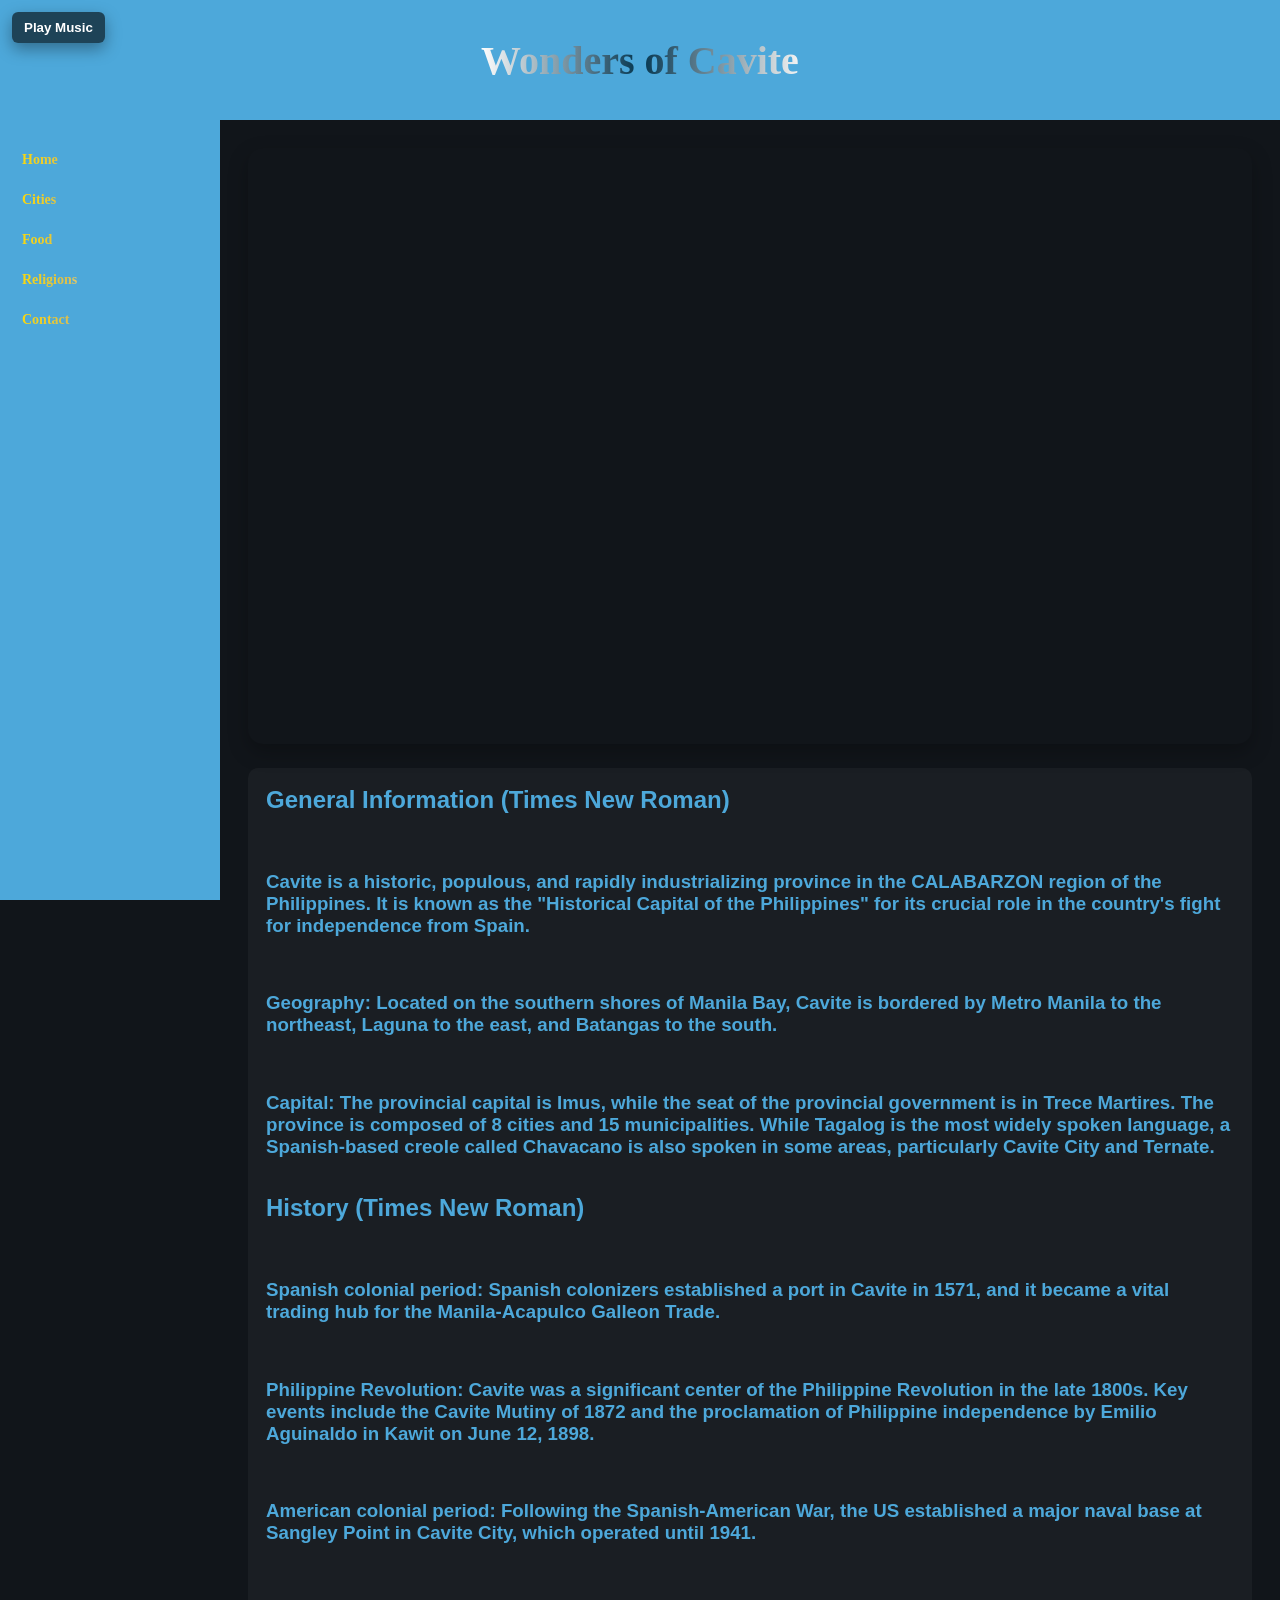
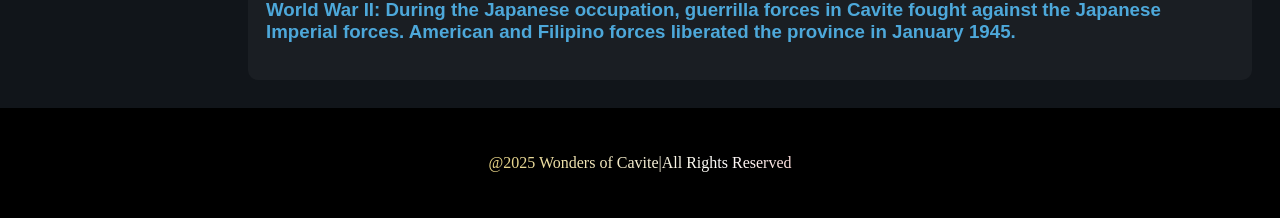
<file: index.html>
<!DOCTYPE html>
<html lang="en">
<head>
  <meta charset="utf-8">
  <meta name="viewport" content="width=device-width, initial-scale=1">
  <title>Wonders of Cavite</title>
  <link rel="stylesheet" href="styles.css">
</head>
<body>
  <header class="topbar">
    <div class="site-title"><h1>Wonders of Cavite</h1></div>
    <audio id="bgMusic" loop preload="auto">
      <source src="batchbug-sweet-dreams(chosic.com).mp3" type="audio/mpeg">
      Your browser does not support the audio element.
    </audio>
    <button id="musicToggle">Play Music</button>
    <script src="script.js"></script>
  </header>
  <aside class="sidebar" aria-label="Main navigation">
    <nav aria-label="Primary">
    <div class="active">
      <ul>
        <li><a href="Wonders-of-Cavite.html">Home</a></li>
        <li><a href="Cavite-Page-Two.html">Cities</a></li>
        <li><a href="Cavite-Page-Three.html">Food</a></li>
        <li><a href="Cavite-Page-Four.html">Religions</a></li>
        <li><a href="Cavite-Page-Five.html">Contact</a></li>
      </ul>
    </div>
    </nav>
  </aside>
  <main class="content">
    <section id="home" class="video-wrap" aria-label="Featured video">
      <iframe src="https://www.youtube.com/embed/ol_76rcb9wA" allowfullscreen title="Wonders of Cavite"></iframe>
    </section>
    <section class="info" id="overview">
      <h2>General Information (Times New Roman)</h2>
      <br>
      <h3>Cavite is a historic, populous, and rapidly industrializing province in the CALABARZON region of the Philippines. It is known as the "Historical Capital of the Philippines" for its crucial role in the country's fight for independence from Spain.</h3>
      <br>
      <h3><strong>Geography:</strong> Located on the southern shores of Manila Bay, Cavite is bordered by Metro Manila to the northeast, Laguna to the east, and Batangas to the south.</h3>
      <br>
      <h3><strong>Capital:</strong> The provincial capital is Imus, while the seat of the provincial government is in Trece Martires. The province is composed of 8 cities and 15 municipalities. While Tagalog is the most widely spoken language, a Spanish-based creole called Chavacano is also spoken in some areas, particularly Cavite City and Ternate.</h3>
      <br>
      <h2>History (Times New Roman)</h2>
      <br>
      <h3><strong>Spanish colonial period:</strong> Spanish colonizers established a port in Cavite in 1571, and it became a vital trading hub for the Manila-Acapulco Galleon Trade.</h3>
      <br>
      <h3><strong>Philippine Revolution:</strong> Cavite was a significant center of the Philippine Revolution in the late 1800s. Key events include the Cavite Mutiny of 1872 and the proclamation of Philippine independence by Emilio Aguinaldo in Kawit on June 12, 1898.</h3>
      <br>
      <h3><strong>American colonial period:</strong> Following the Spanish-American War, the US established a major naval base at Sangley Point in Cavite City, which operated until 1941.</h3>
      <br>
      <h3><strong>World War II:</strong> During the Japanese occupation, guerrilla forces in Cavite fought against the Japanese Imperial forces. American and Filipino forces liberated the province in January 1945.</h3>
    </section>
  </main>
  <footer class="footer-section">
    <blockquote class="footer-quote">
      <p>@2025 Wonders of Cavite|All Rights Reserved</p>
    </blockquote>
  </footer>
</body>
</html>
</file>
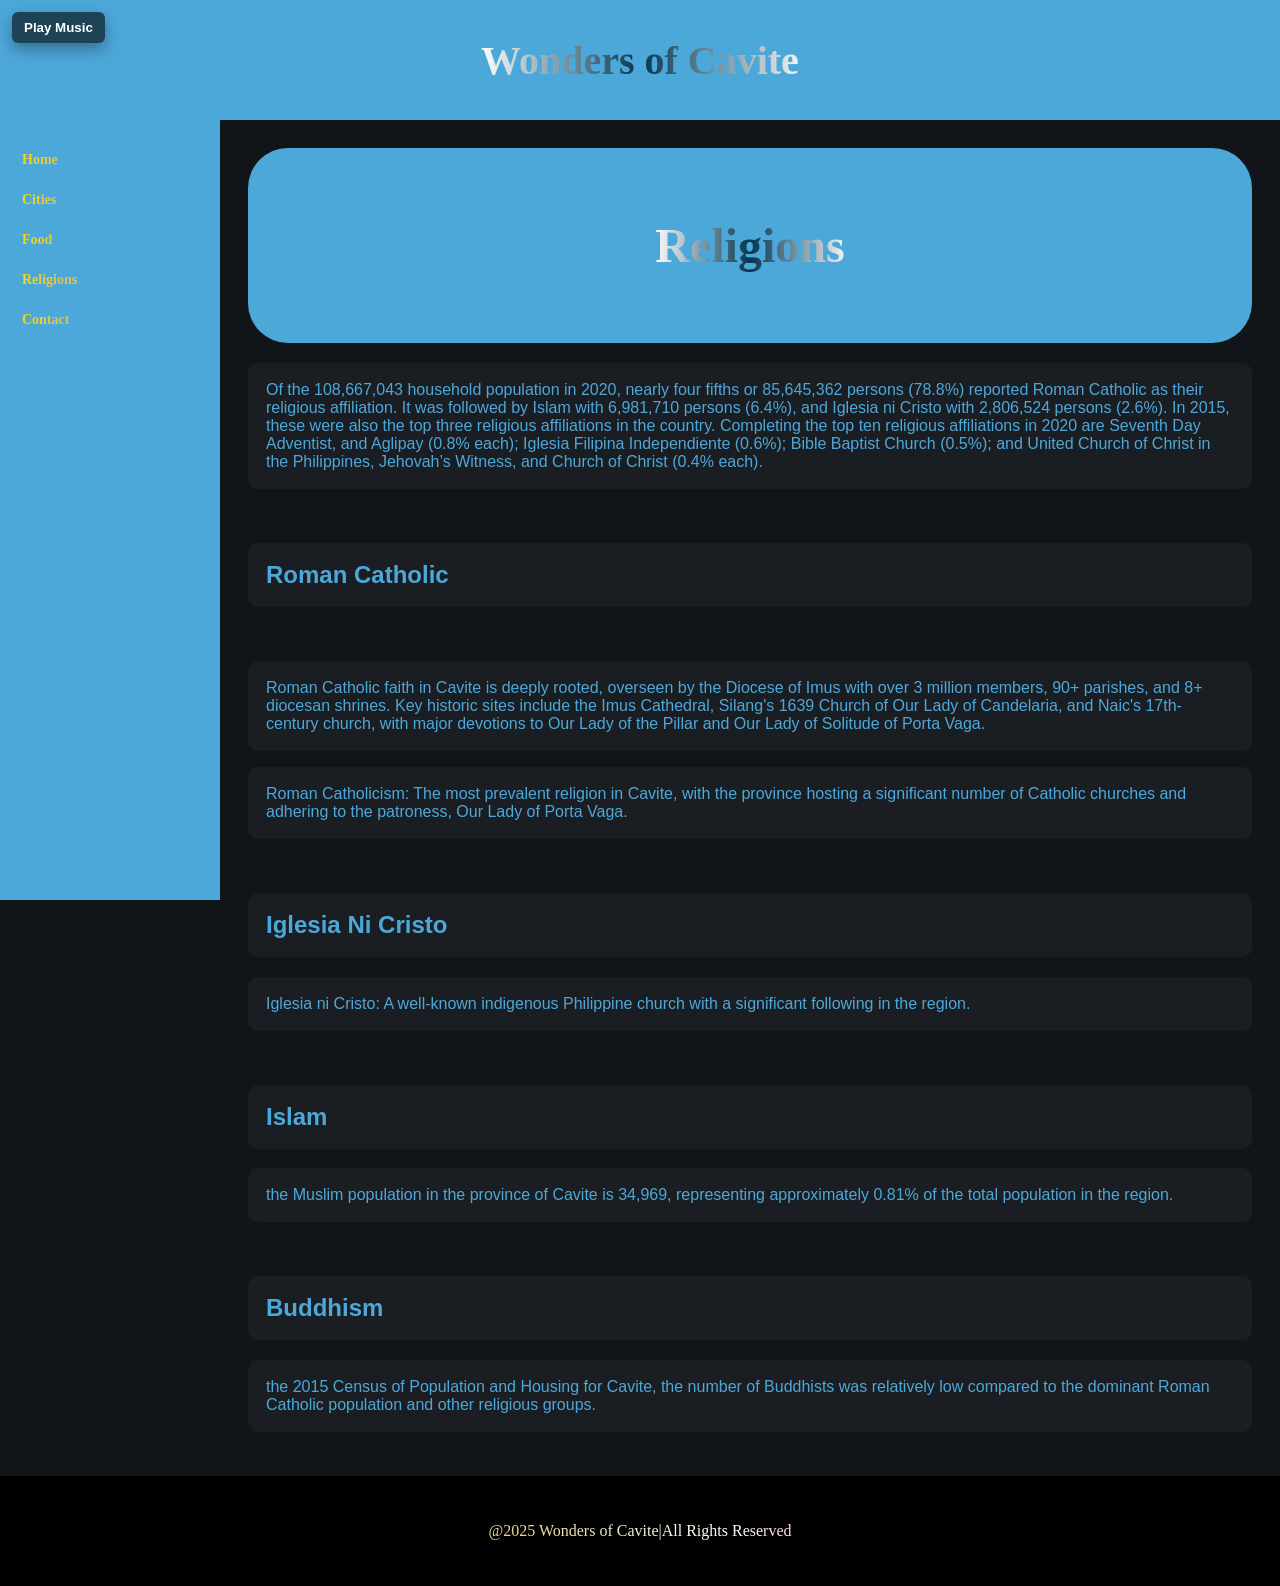
<file: Cavite-Page-Four.html>
<!DOCTYPE html>
<html lang="en">
<head>
  <meta charset="utf-8">
  <meta name="viewport" content="width=device-width, initial-scale=1">
  <title>Cities - Wonders of Cavite</title>
  <link rel="stylesheet" href="styles.css">
</head>
<body>
  <header class="topbar">
    <div class="site-title"><h1>Wonders of Cavite</h1></div>
    <audio id="bgMusic" loop preload="auto">
      <source src="batchbug-sweet-dreams(chosic.com).mp3" type="audio/mpeg">
      Your browser does not support the audio element.
    </audio>
    <button id="musicToggle">Play Music</button>
    <script src="script.js"></script>
  </header>
  <aside class="sidebar" aria-label="Main navigation">
    <nav aria-label="Primary">
      <ul>
        <li><a href="index.html">Home</a></li>
        <li><a href="Cavite-Page-Two.html">Cities</a></li>
        <li><a href="Cavite-Page-Three.html">Food</a></li>
        <li><a href="Cavite-Page-Four.html">Religions</a></li>
        <li><a href="Cavite-Page-Five.html">Contact</a></li>
      </ul>
    </nav>
  </aside>
   <main class="content">
    <section class="religions-hero">
      <h1 id="religions">Religions</h1>
    </section>
    <section class="religions-grid">
      <article>
        <p class="religions-definition">Of the 108,667,043 household population in 2020, nearly four fifths or 85,645,362 persons (78.8%) 
        reported Roman Catholic as their religious affiliation. It was followed by Islam with 6,981,710 persons (6.4%), 
        and Iglesia ni Cristo with 2,806,524 persons (2.6%). In 2015, these were also the top three religious 
        affiliations in the country. Completing the top ten religious affiliations in 2020 are Seventh Day Adventist, and Aglipay 
        (0.8% each); Iglesia Filipina Independiente (0.6%); Bible Baptist Church (0.5%); and United Church of Christ in the 
        Philippines, Jehovah’s Witness, and Church of Christ (0.4% each).</p>
        <br>
        <h2 class="religions-definition">Roman Catholic</h2>
        <br>
        <p class="religions-definition">Roman Catholic faith in Cavite is deeply rooted, overseen by the Diocese of Imus with over 3 million members,
         90+ parishes, and 8+ diocesan shrines. Key historic sites include the Imus Cathedral, Silang's 
         1639 Church of Our Lady of Candelaria, and Naic's 17th-century church, with major devotions to Our Lady of the Pillar 
         and Our Lady of Solitude of Porta Vaga.</p>

         <p class="religions-definition">Roman Catholicism: The most prevalent religion in Cavite, with the province hosting
          a significant number of Catholic churches and adhering to the patroness, Our Lady of Porta Vaga. </p>
        <br>
        <h2 class="religions-definition">Iglesia Ni Cristo</h2>
        <p class="religions-definition">Iglesia ni Cristo: A well-known indigenous Philippine church with a significant following in the region.</p>
        <br>
        <h2 class="religions-definition">Islam</h2>
        <p class="religions-definition">the Muslim population in the province of Cavite is 34,969, 
        representing approximately 0.81% of the total population in the region.</p>
        <br>
        <h2 class="religions-definition">Buddhism</h2>
        <p class="religions-definition"> the 2015 Census of Population and Housing for Cavite, the number of Buddhists 
        was relatively low compared to the dominant Roman Catholic population and other religious groups. </p>
    </section>
  </main>
  <footer class="footer-section">
    <blockquote class="footer-quote">
      <p>@2025 Wonders of Cavite|All Rights Reserved</p>
    </blockquote>
  </footer>
</body>
</html>
</file>
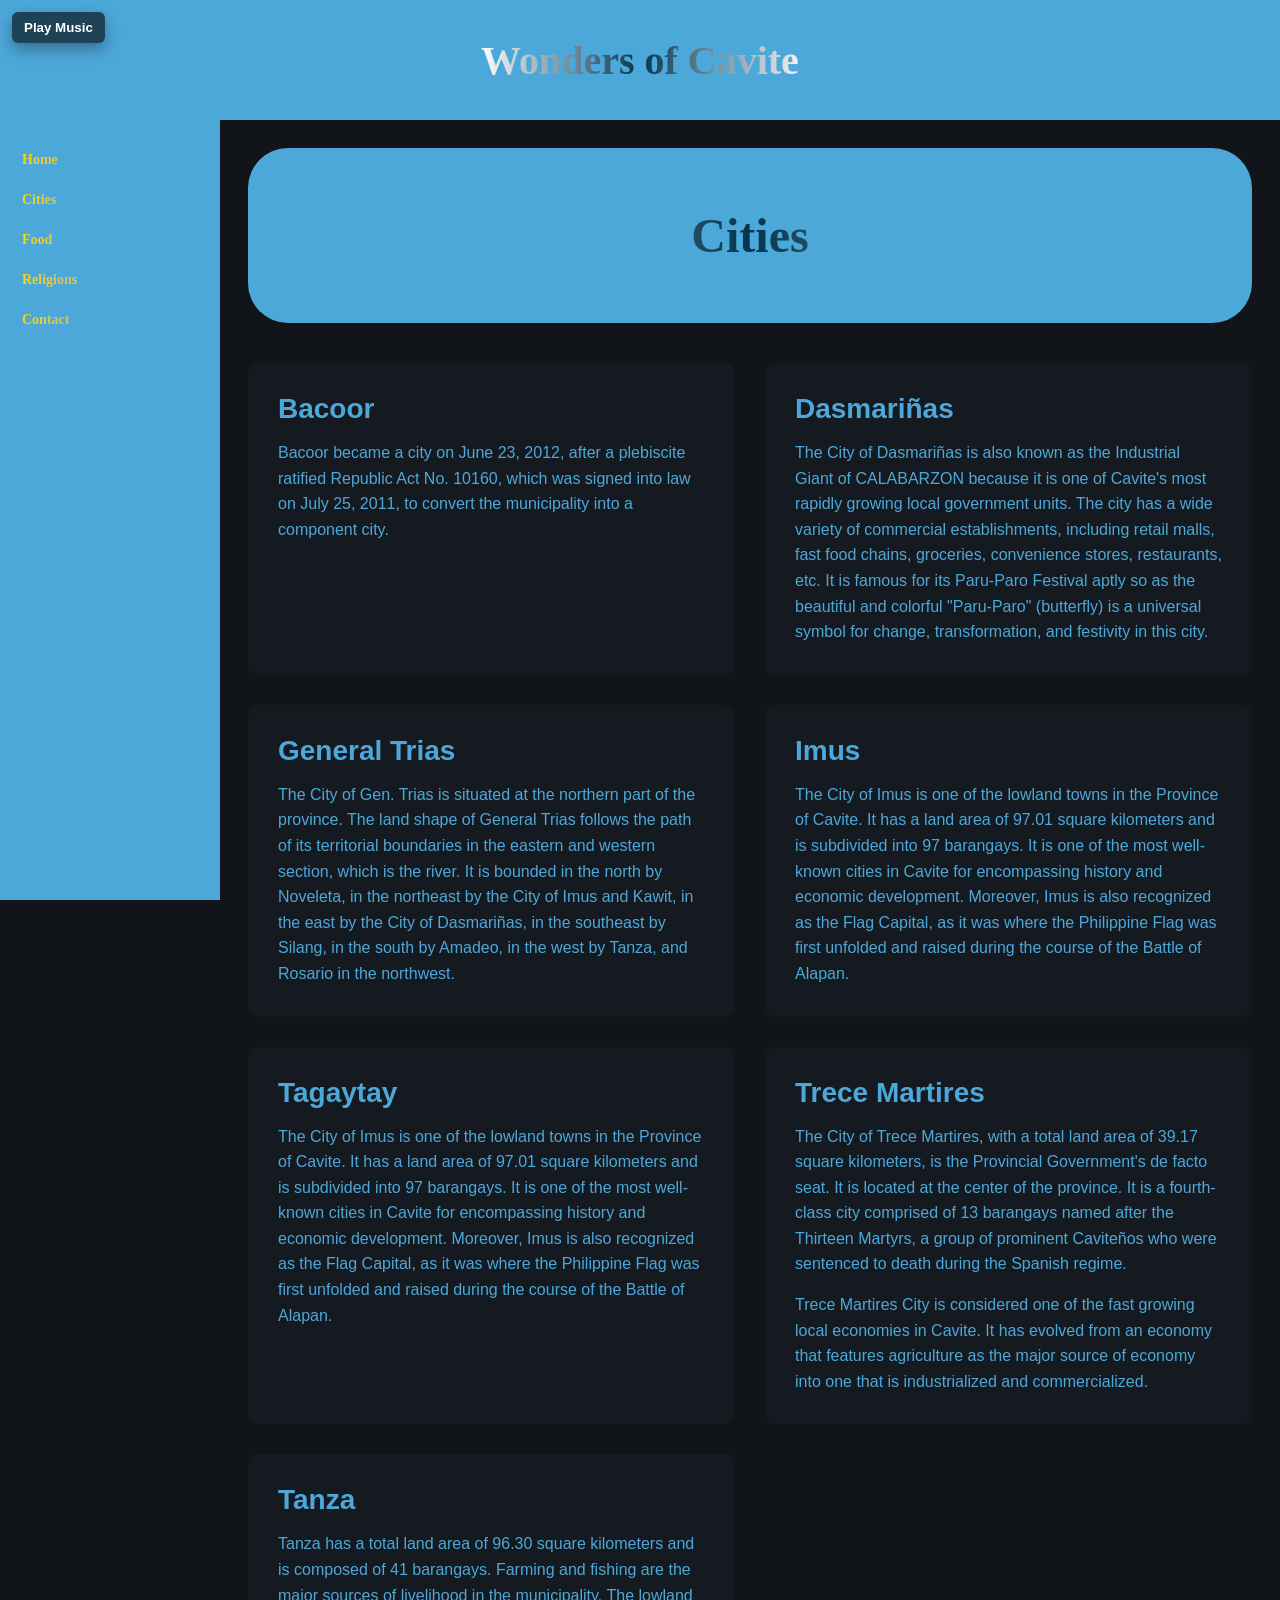
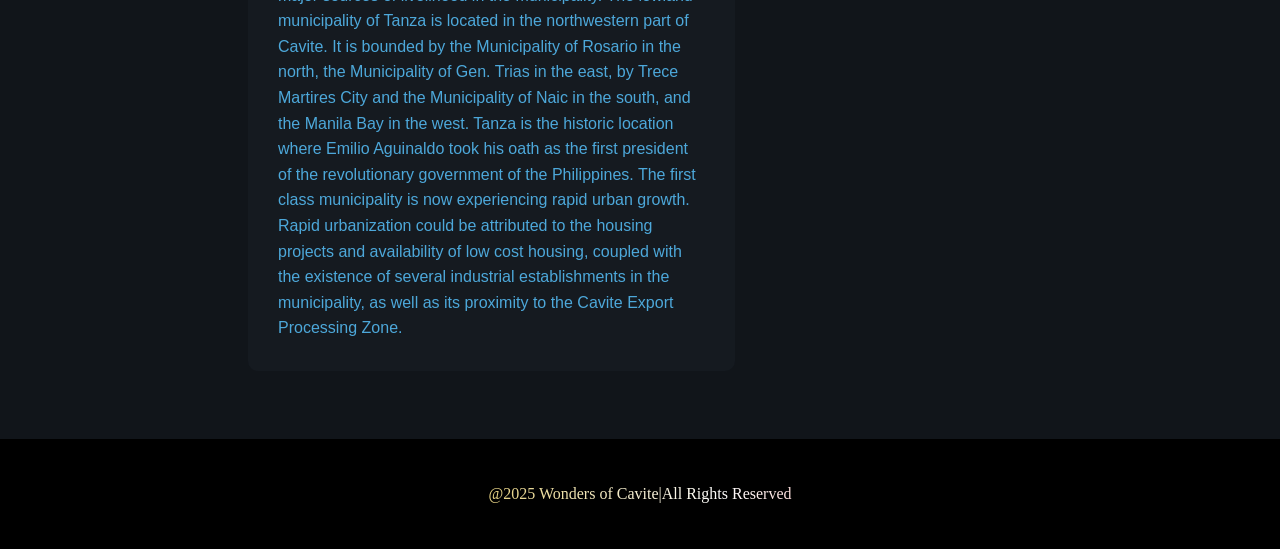
<file: Cavite-Page-Two.html>
<!DOCTYPE html>
<html lang="en">
<head>
  <meta charset="utf-8">
  <meta name="viewport" content="width=device-width, initial-scale=1">
  <title>Cities - Wonders of Cavite</title>
  <link rel="stylesheet" href="styles.css">
</head>
<body>
  <header class="topbar">
    <div class="site-title"><h1>Wonders of Cavite</h1></div>
    <audio id="bgMusic" loop preload="auto">
      <source src="batchbug-sweet-dreams(chosic.com).mp3" type="audio/mpeg">
      Your browser does not support the audio element.
    </audio>
    <button id="musicToggle">Play Music</button>
    <script src="script.js"></script>
  </header>
  <aside class="sidebar" aria-label="Main navigation">
    <nav aria-label="Primary">
      <ul>
        <li><a href="index.html">Home</a></li>
        <li><a href="Cavite-Page-Two.html">Cities</a></li>
        <li><a href="Cavite-Page-Three.html">Food</a></li>
        <li><a href="Cavite-Page-Four.html">Religions</a></li>
        <li><a href="Cavite-Page-Five.html">Contact</a></li>
      </ul>
    </nav>
  </aside>
  <main class="content">
    <section class="cities-hero">
      <h1 class="cities-title">Cities</h1>
    </section>
    <section class="cities-grid">
      <article class="city-card">
        <h2>Bacoor</h2>
        <p>Bacoor became a city on June 23, 2012, after a plebiscite ratified Republic Act No. 10160, which was signed into law on July 25, 2011, to convert the municipality into a component city.</p>
      </article>
      
      <article class="city-card">
        <h2>Dasmariñas</h2>
        <p>The City of Dasmariñas is also known as the Industrial Giant of CALABARZON because it is one of Cavite's most rapidly growing local government units. The city has a wide variety of commercial establishments, including retail malls, fast food chains, groceries, convenience stores, restaurants, etc. It is famous for its Paru-Paro Festival aptly so as the beautiful and colorful "Paru-Paro" (butterfly) is a universal symbol for change, transformation, and festivity in this city.</p>
      </article>
      
      <article class="city-card">
        <h2>General Trias</h2>
        <p>The City of Gen. Trias is situated at the northern part of the province. The land shape of General Trias follows the path of its territorial boundaries in the eastern and western section, which is the river. It is bounded in the north by Noveleta, in the northeast by the City of Imus and Kawit, in the east by the City of Dasmariñas, in the southeast by Silang, in the south by Amadeo, in the west by Tanza, and Rosario in the northwest.</p>
      </article>
      
      <article class="city-card">
        <h2>Imus</h2>
        <p>The City of Imus is one of the lowland towns in the Province of Cavite. It has a land area of 97.01 square kilometers and is subdivided into 97 barangays. It is one of the most well-known cities in Cavite for encompassing history and economic development. Moreover, Imus is also recognized as the Flag Capital, as it was where the Philippine Flag was first unfolded and raised during the course of the Battle of Alapan.</p>
      </article>
      
      <article class="city-card">
        <h2>Tagaytay</h2>
        <p>The City of Imus is one of the lowland towns in the Province of Cavite. It has a land area of 97.01 square kilometers and is subdivided into 97 barangays. It is one of the most well-known cities in Cavite for encompassing history and economic development. Moreover, Imus is also recognized as the Flag Capital, as it was where the Philippine Flag was first unfolded and raised during the course of the Battle of Alapan.</p>
      </article>
      
      <article class="city-card">
        <h2>Trece Martires</h2>
        <p>The City of Trece Martires, with a total land area of 39.17 square kilometers, is the Provincial Government's de facto seat. It is located at the center of the province. It is a fourth-class city comprised of 13 barangays named after the Thirteen Martyrs, a group of prominent Caviteños who were sentenced to death during the Spanish regime.</p>
        <p>Trece Martires City is considered one of the fast growing local economies in Cavite. It has evolved from an economy that features agriculture as the major source of economy into one that is industrialized and commercialized.</p>
      </article>
      
      <article class="city-card">
        <h2>Tanza</h2>
        <p>Tanza has a total land area of 96.30 square kilometers and is composed of 41 barangays. Farming and fishing are the major sources of livelihood in the municipality. The lowland municipality of Tanza is located in the northwestern part of Cavite. It is bounded by the Municipality of Rosario in the north, the Municipality of Gen. Trias in the east, by Trece Martires City and the Municipality of Naic in the south, and the Manila Bay in the west. Tanza is the historic location where Emilio Aguinaldo took his oath as the first president of the revolutionary government of the Philippines. The first class municipality is now experiencing rapid urban growth. Rapid urbanization could be attributed to the housing projects and availability of low cost housing, coupled with the existence of several industrial establishments in the municipality, as well as its proximity to the Cavite Export Processing Zone.</p>
      </article>
    </section>
  </main>
  <footer class="footer-section">
    <blockquote class="footer-quote">
      <p>@2025 Wonders of Cavite|All Rights Reserved</p>
    </blockquote>
  </footer>
</body>
</html>
</file>
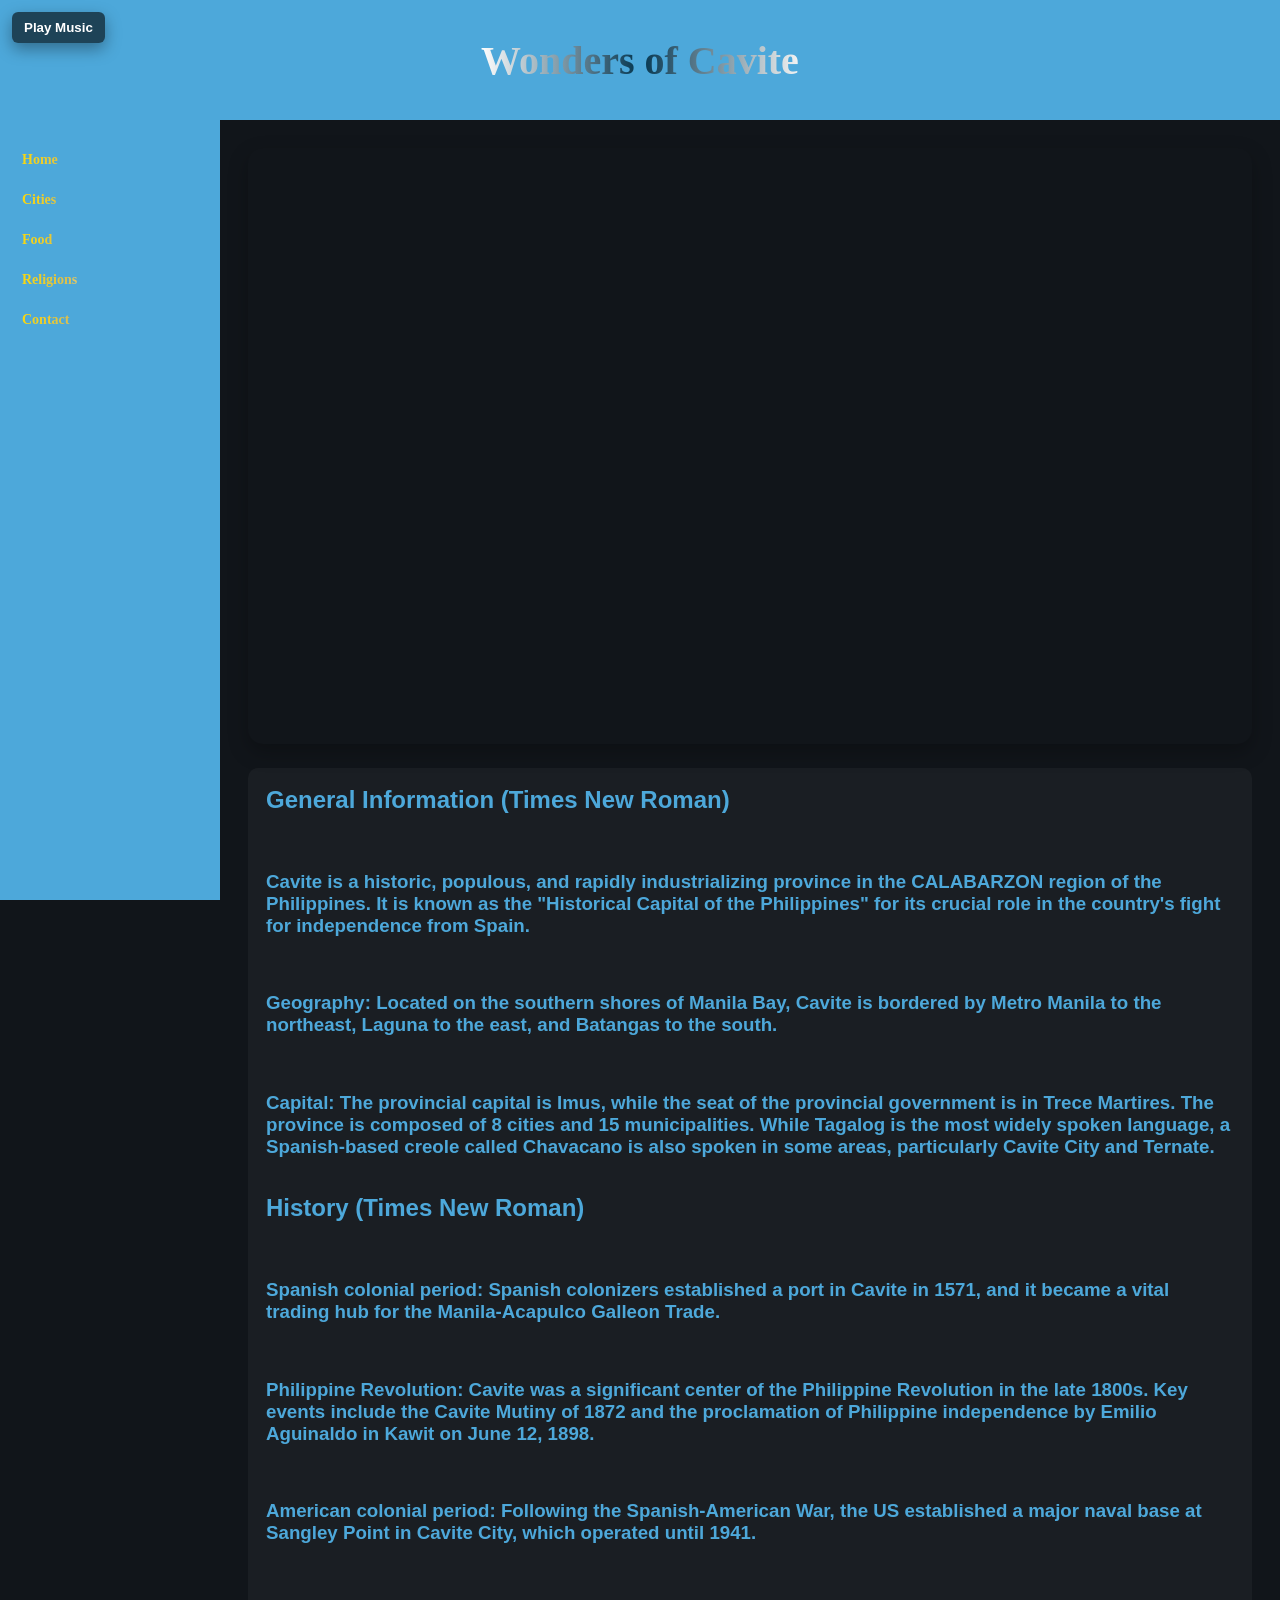
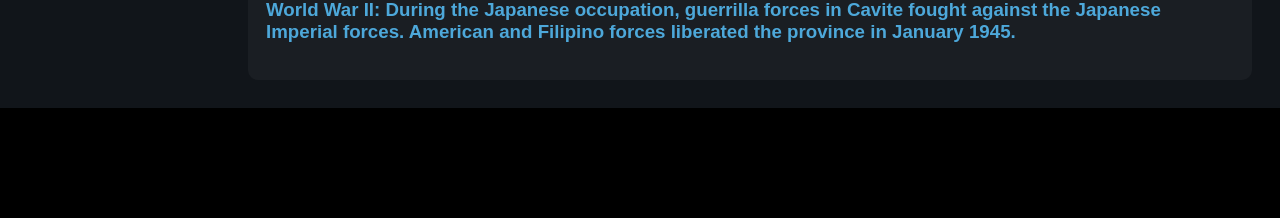
<file: Wonders-of-Cavite.html>
<!DOCTYPE html>
<html lang="en">
<head>
  <meta charset="utf-8">
  <meta name="viewport" content="width=device-width, initial-scale=1">
  <title>Wonders of Cavite</title>
  <link rel="stylesheet" href="styles.css">
</head>
<body>
  <header class="topbar">
    <div class="site-title"><h1>Wonders of Cavite</h1></div>
    <audio id="bgMusic" loop preload="auto">
      <source src="batchbug-sweet-dreams(chosic.com).mp3" type="audio/mpeg">
      Your browser does not support the audio element.
    </audio>
    <button id="musicToggle">Play Music</button>
    <script src="script.js"></script>
  </header>
  <aside class="sidebar" aria-label="Main navigation">
    <nav aria-label="Primary">
      <ul>
        <li><a href="index.html">Home</a></li>
        <li><a href="Cavite-Page-Two.html">Cities</a></li>
        <li><a href="#food">Food</a></li>
        <li><a href="#religions">Religions</a></li>
        <li><a href="#contact">Contact</a></li>
      </ul>
    </nav>
  </aside>
  <main class="content">
    <section id="home" class="video-wrap" aria-label="Featured video">
      <iframe src="https://www.youtube.com/embed/ol_76rcb9wA" allowfullscreen title="Wonders of Cavite"></iframe>
    </section>
    <section class="info" id="overview">
      <h2>General Information (Times New Roman)</h2>
      <br>
      <h3>Cavite is a historic, populous, and rapidly industrializing province in the CALABARZON region of the Philippines. It is known as the "Historical Capital of the Philippines" for its crucial role in the country's fight for independence from Spain.</h3>
      <br>
      <h3><strong>Geography:</strong> Located on the southern shores of Manila Bay, Cavite is bordered by Metro Manila to the northeast, Laguna to the east, and Batangas to the south.</h3>
      <br>
      <h3><strong>Capital:</strong> The provincial capital is Imus, while the seat of the provincial government is in Trece Martires. The province is composed of 8 cities and 15 municipalities. While Tagalog is the most widely spoken language, a Spanish-based creole called Chavacano is also spoken in some areas, particularly Cavite City and Ternate.</h3>
      <br>
      <h2>History (Times New Roman)</h2>
      <br>
      <h3><strong>Spanish colonial period:</strong> Spanish colonizers established a port in Cavite in 1571, and it became a vital trading hub for the Manila-Acapulco Galleon Trade.</h3>
      <br>
      <h3><strong>Philippine Revolution:</strong> Cavite was a significant center of the Philippine Revolution in the late 1800s. Key events include the Cavite Mutiny of 1872 and the proclamation of Philippine independence by Emilio Aguinaldo in Kawit on June 12, 1898.</h3>
      <br>
      <h3><strong>American colonial period:</strong> Following the Spanish-American War, the US established a major naval base at Sangley Point in Cavite City, which operated until 1941.</h3>
      <br>
      <h3><strong>World War II:</strong> During the Japanese occupation, guerrilla forces in Cavite fought against the Japanese Imperial forces. American and Filipino forces liberated the province in January 1945.</h3>
    </section>
  </main>
  <footer class="footer-section">
    <blockquote>
      <p>@2025 Wonders of Cavite|All Rights Reserved</p>
    </blockquote>
  </footer>
</body>
</html>
</file>
<file: styles.css>
:root { 
    --sidebar-width: 220px; 
    --accent: #4DA8DA; 
    --bg: #11151a; 
    --header-h: 120px; 
  }
  
  html, body { 
    height: 100%; 
    margin: 0; 
    font-family: Arial, sans-serif; 
    background: var(--bg); 
    color: #111; 
  }
  
  .topbar { 
    position: fixed; 
    top: 0; 
    left: 0; 
    right: 0; 
    height: var(--header-h); 
    background: #4DA8DA; 
    color: #11151a; 
    display: flex; 
    align-items: center; 
    justify-content: center;
    padding: 0 16px; 
    box-sizing: border-box; 
    z-index: 40; 
  }
  
  .topbar .logo { 
    font-weight: 700; 
    font-size: 18px; 
    margin-right: 12px; 
  }
  
  .topbar .site-title { 
    font-size: 16px; 
  }
  
  .topbar .site-title h1 {
    margin: 0;
    color: #11151a;
    font-family: Copperplate, Papyrus, fantasy;
    -webkit-font-smoothing: antialiased;
    -moz-osx-font-smoothing: grayscale;
    text-rendering: optimizeLegibility;
    font-size: 40px;
  }
   .sidebar nav ul {
    display: flex;
    flex-direction: row; 
    gap: 8px;
    margin: 0;
    padding: 0;
  }
  

  .sidebar { 
    font-weight: bold; 
    position: fixed; 
    top: var(--header-h); 
    left: 0; 
    width: var(--sidebar-width); 
    height: calc(100vh - var(--header-h)); 
    background: var(--accent); 
    color: #11151a; 
    display: flex; 
    flex-direction: column; 
    gap: 12px; 
    padding: 18px 12px; 
    box-sizing: border-box; 
    z-index: 30; 
    overflow-y: auto; 
  }
  
  .sidebar h1 { 
    font-size: 16px; 
    margin: 0 0 6px 0; 
  }
  
  .sidebar nav ul {
    list-style: none; 
    padding: 0; 
    margin: 6px 0 0 0; 
    display: flex; 
    flex-direction: column; 
    gap:8px; 
  }
  
  .sidebar nav a { 
    display: block; 
    color: #11151a; 
    text-decoration: none; 
    padding: 8px 10px; 
    border-radius: 6px; 
    font-size: 14px;
    background: linear-gradient(to left, #0004ff,#0475ff,#db3366, #ff0000 ,#e65e52, #ffffff,#dbbf4f, #ffdd00);
    background-size: 200%;
    background-clip: text;
    -webkit-background-clip: text;
    -webkit-text-fill-color: transparent;
    animation: animate-gradient 2.5s linear infinite;
    font-family: Copperplate, Papyrus, fantasy;
    padding: 8px 10px;        /* keep links tappable */
    white-space: nowrap;
  }
  
  .sidebar nav a:hover, .sidebar nav a:focus { 
    background: rgba(255,255,255,0.12); 
    outline: none;
    color: #11151a;
    -webkit-text-fill-color: #11151a; /* for WebKit browsers only applicable */
    transition: background 160ms ease, color 160ms ease;
  }
  
  .content {
    margin-left: var(--sidebar-width); 
    margin-top: var(--header-h); 
    padding: 28px; 
    box-sizing: border-box; 
    min-height: calc(100vh - var(--header-h)); 
  }
  
  .video-wrap { 
    width: 100%; 
    display: block; 
    margin-bottom: 24px; 
  }
  
  .video-wrap iframe {
    width: 100%;
    height: calc( (100vw - var(--sidebar-width)) * 0.5625 ); /* 16:9 responsive */
    max-height: 650px;
    border: 0;
    display: block;
    border-radius: 15px;
    box-shadow: 0 8px 20px rgba(0,0,0,0.25);
  }
  
  .info { 
    max-width: 100%; 
    background: rgba(255,255,255,0.04); 
    padding: 18px; 
    border-radius: 10px; 
    color: #4DA8DA; 
  }
  
  .info h2 { 
    margin-top: 0; 
    color: #4DA8DA; 
  }
  
  .info p { 
    color: #4DA8DA; 
    line-height: 1.6; 
  }
  
  .footer-section {
    text-align: center;
    background-color: #000000;
    padding: 30px;
    justify-content: center;
    font: #ffffff;
  }
  
  .footer-section blockquote {
    color: #000000;
  }
  
  .footer-quote {
    font-family: Copperplate, Papyrus, fantasy;
    background: linear-gradient(to left, #0004ff,#0475ff,#db3366, #ff0000 ,#e65e52, #ffffff,#dbbf4f, #ffdd00);
    background-size: 200%;
    background-clip: text;
    -webkit-background-clip: text;
    -webkit-text-fill-color: transparent;
    animation: animate-gradient 4s linear infinite;
  }
  @media (max-width: 900px) {
    .video-wrap iframe { 
      height: 56.25vw; 
    }
  }
  
  @media (max-width: 720px) {
    :root { 
      --sidebar-width: 100%; 
    }
    
    .content { 
      margin-left: 0; 
      margin-top: calc(var(--header-h) + 12px); 
      padding: 16px; 
    }
    
    .video-wrap iframe { 
      height: 56.25vw; 
      max-height: 420px; 
    }
    
    .sidebar { 
      position: relative; 
      top: 0; 
      width: 100%; 
      height: auto; 
      flex-direction: row; 
      align-items: center; 
      gap: 10px; 
      padding: 10px; 
    }
    
    .sidebar nav ul { 
      flex-direction: row; 
      gap: 8px; 
      margin: 0; 
    }
  }
  
.cities-hero {
    background: #4DA8DA;
    padding: 60px 20px;
    text-align: center;
    margin-bottom: 40px;
    border-bottom-left-radius: 40px;
    border-bottom-right-radius: 40px;
    border-top-right-radius: 40px;
    border-top-left-radius: 40px;
  }
  
  .cities-hero h1 {
    margin: 0;
    font-size: 48px;
    color: #0c13c6a3;
    font-weight: bold;
  }

  .cities-title {
    background: linear-gradient(to left, #ffffff,#03354f,#f3f3f3 ,#03354f,#ffffff);
    background-size: 200%;
    background-clip: text;
    -webkit-background-clip: text;
    -webkit-text-fill-color: transparent;
    animation: animate-gradient 2.5s linear infinite;
    font-family: Copperplate, Papyrus, fantasy;      
  }
  
  .cities-grid {
    display: grid;
    grid-template-columns: 1fr 1fr;
    gap: 30px;
    margin-bottom: 40px;
  }
  
  .city-card {
    background: #151a20;
    padding: 30px;
    border-radius: 10px;
    color: #4DA8DA;
  }
  
  .city-card h2 {
    margin-top: 0;
    margin-bottom: 15px;
    font-size: 28px;
    color: #4DA8DA;
  }
  
  .city-card p {
    line-height: 1.6;
    margin: 0 0 15px 0;
    color: #4DA8DA;  
  }
  
  .city-card p:last-child {
    margin-bottom: 0;
  }
  

  @media (max-width: 720px) {
    .cities-hero h1 {
      font-size: 36px;
    }
    
  .cities-grid {
    grid-template-columns: 1fr;
    gap: 20px;
   }
  }

  .foods-hero {
  background: #4DA8DA;
  text-align: center;
  height: 195px;
  display: flex;
  align-items: center;
  justify-content: center;
  margin-bottom: 20px;
  border-bottom-left-radius: 40px;
  border-bottom-right-radius: 40px;
  border-top-right-radius: 40px;
  border-top-left-radius: 40px;
}

#food {
 background: linear-gradient(to left, #ffffff,#03354f,#f3f3f3 ,#03354f,#ffffff);
 background-size: 200%;
 background-clip: text;
 -webkit-background-clip: text;
 -webkit-text-fill-color: transparent;
 animation: animate-gradient 2.5s linear infinite;
 font-family: Copperplate, Papyrus, fantasy;
 font-weight: bold;
 font-size: 48px;     
}

.food-gallery {
  display: flex;
  justify-content: center;
}

.food-gallery table {
  width: 85%;
  border-collapse: collapse;
  border: 2px solid #4DA8DA;
}

.food-gallery table td {
  border: 2px solid #4DA8DA;
  vertical-align: top;
  padding: 0;
}

.food-gallery table td:first-child {
  width: 350px;
  min-width: 350px;
}

.food-gallery table td img {
  display: block;
  width: 350px;
  height: 220px;
  object-fit: cover;
}

.detail {
  padding: 20px 25px;
  vertical-align: top;
}

.detail h3 {
  color: #4DA8DA;
  font-size: 22px;
  font-weight: bold;
  margin: 0 0 12px 0;
  padding-bottom: 10px;
  border-bottom: 2px solid #4DA8DA;
}

.detail p {
  color: #8ab4cc;
  font-size: 14px;
  line-height: 1.6;
  margin: 12px 0 0 0;
}



@media (max-width: 720px) {
  .food-gallery table,
  .food-gallery table tbody,
  .food-gallery table tr,
  .food-gallery table td {
    display: block;
    width: 100%;
  }

  .food-gallery table td:first-child {
    width: 100%;
    min-width: unset;
  }

  .food-gallery table td img {
    width: 100%;
    height: 220px;
    object-fit: cover;    
  }

  .detail {
    padding: 16px;
  }

  .detail h3 {
    font-size: 20px;
  }

  .detail p {
    font-size: 14px;
  }

}

#musicToggle {
  position: fixed;
  top: 12px;
  left: 12px;
  z-index: 60;
  background: rgba(0,0,0,0.6);
  color: #fff;
  border: none;
  padding: 8px 12px;
  border-radius: 6px;
  cursor: pointer;
  font-weight: 700;
  box-shadow: 0 6px 16px rgba(0,0,0,0.35);
}

#musicToggle:hover { background: rgba(0,0,0,0.75); }
#musicToggle:focus { outline: 2px solid #4DA8DA; outline-offset: 2px; }

.site-title h1 {
  background: linear-gradient(to left, #ffffff,#03354f,#f3f3f3 ,#03354f,#ffffff);
        background-size: 200%;
        background-clip: text;
        -webkit-background-clip: text;
        -webkit-text-fill-color: transparent;
        animation: animate-gradient 2.5s linear infinite       
       }
       @keyframes animate-gradient{
          0%{
            background-position: 200%;
            font-family: Copperplate, Papyrus, fantasy;
}
        }
.religions-hero {
  background: #4DA8DA;
  text-align: center;
  height: 195px;
  display: flex;
  align-items: center;
  justify-content: center;
  margin-bottom: 20px;
  border-bottom-right-radius: 40px;
  border-bottom-left-radius: 40px;
  border-top-right-radius: 40px;
  border-top-left-radius: 40px;
}

#religions {
 background: linear-gradient(to left, #ffffff,#03354f,#f3f3f3 ,#03354f,#ffffff);
 background-size: 200%;
 background-clip: text;
 -webkit-background-clip: text;
 -webkit-text-fill-color: transparent;
 animation: animate-gradient 2.5s linear infinite;
 font-family: Copperplate, Papyrus, fantasy;
 font-weight: bold;
 font-size: 48px;     
}
.religions-definition {
  max-width: 100%;
  background: rgba(255,255,255,0.04);
  padding: 18px;
  border-radius: 10px;
  color: #4DA8DA;
}
.religions-definition h2 {
  margin-top: 0;
  color: #4DA8DA;
}
.contacts-hero {
  background: #4DA8DA;
  text-align: center;
  height: 195px;
  display: flex;
  align-items: center;
  justify-content: center;
  margin-bottom: 20px;
  border-bottom-right-radius: 40px;
  border-bottom-left-radius: 40px;
  border-top-right-radius: 40px;
  border-top-left-radius: 40px;
}
.contacts-hero h1 {
 background: linear-gradient(to left, #ffffff,#03354f,#f3f3f3 ,#03354f,#ffffff);
 background-size: 200%;
 background-clip: text;
 -webkit-background-clip: text;
 -webkit-text-fill-color: transparent;
 animation: animate-gradient 2.5s linear infinite;
 font-family: Copperplate, Papyrus, fantasy;
 font-weight: bold;
 font-size: 48px;     
}

.contacts-grid {
  max-width: 100%;
  background: rgba(255,255,255,0.04);
  padding: 18px;
  border-radius: 10px;
  color: #4DA8DA;
}
.contacts-grid {
  margin-top: 0;
  color: #4DA8DA;
}

@media (max-width: 720px) {
  #musicToggle { top: 8px; left: 8px; padding: 6px 10px; }

}
</file>
